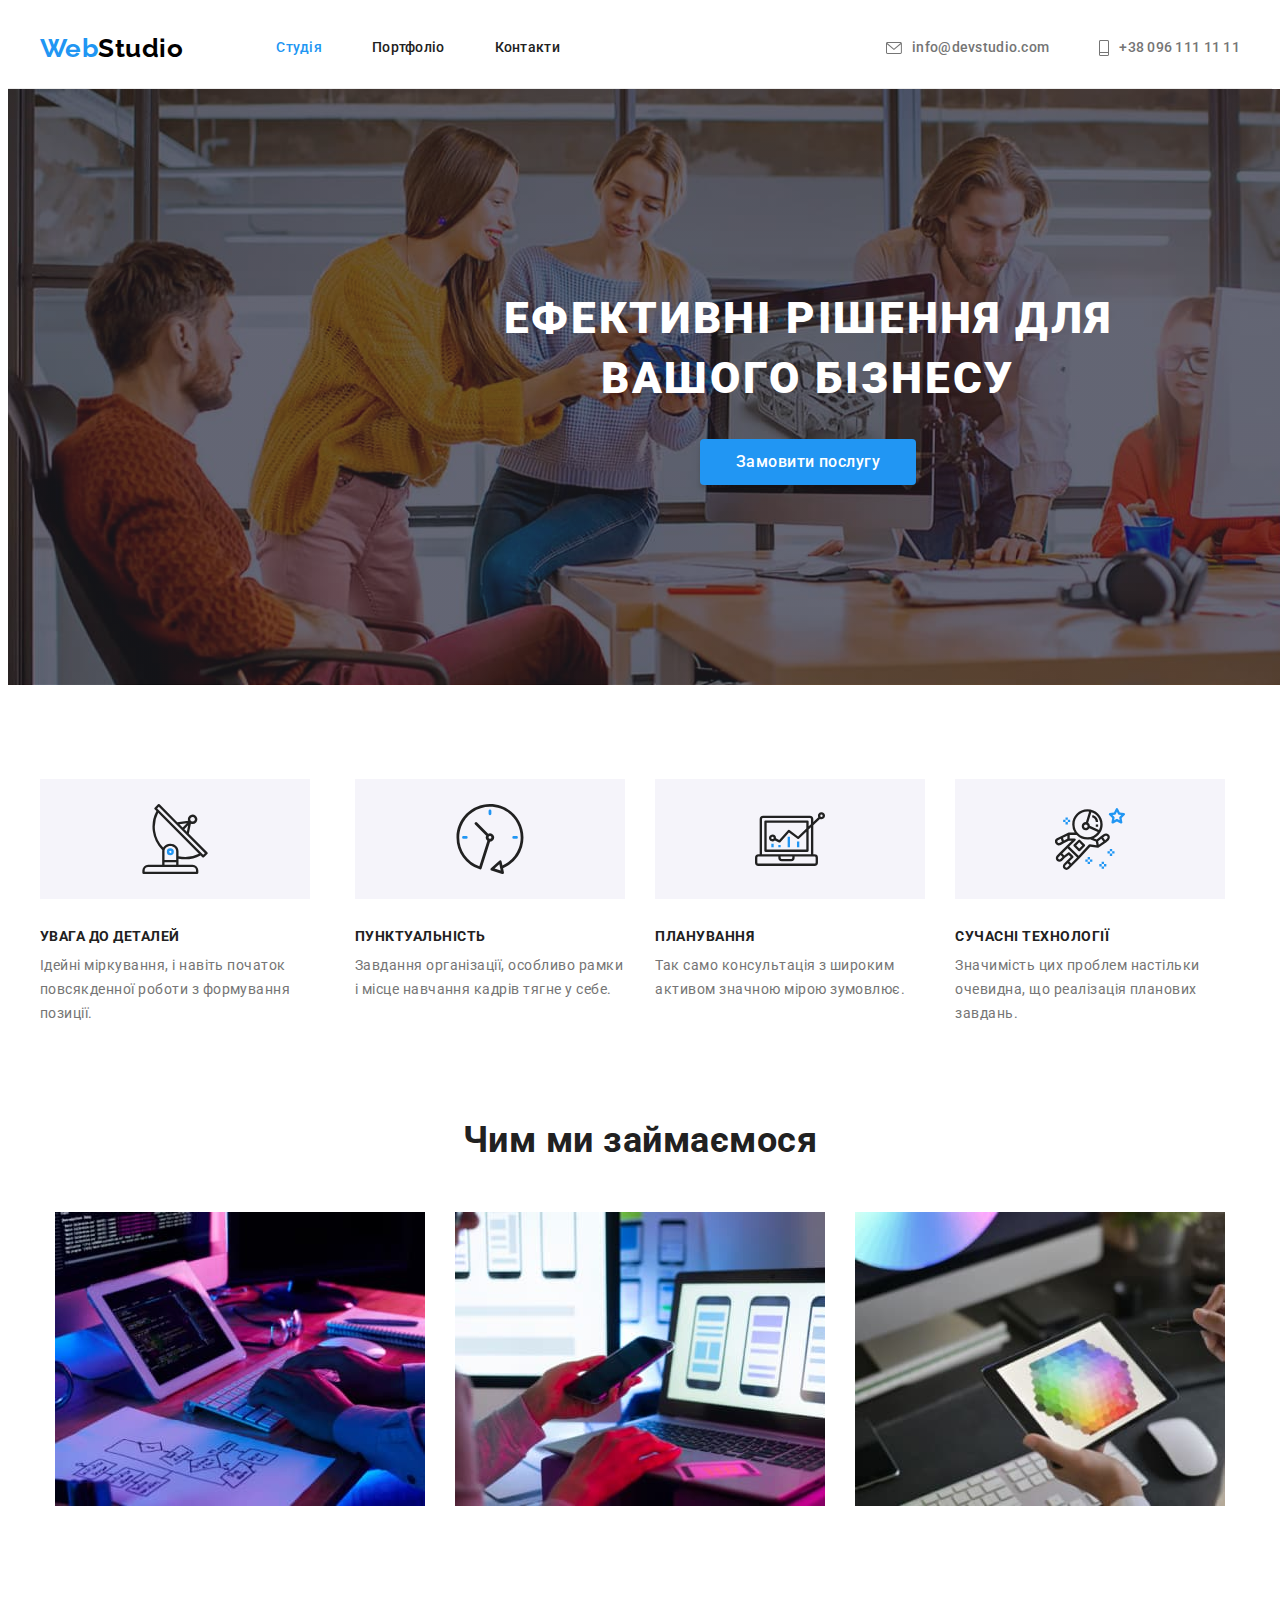
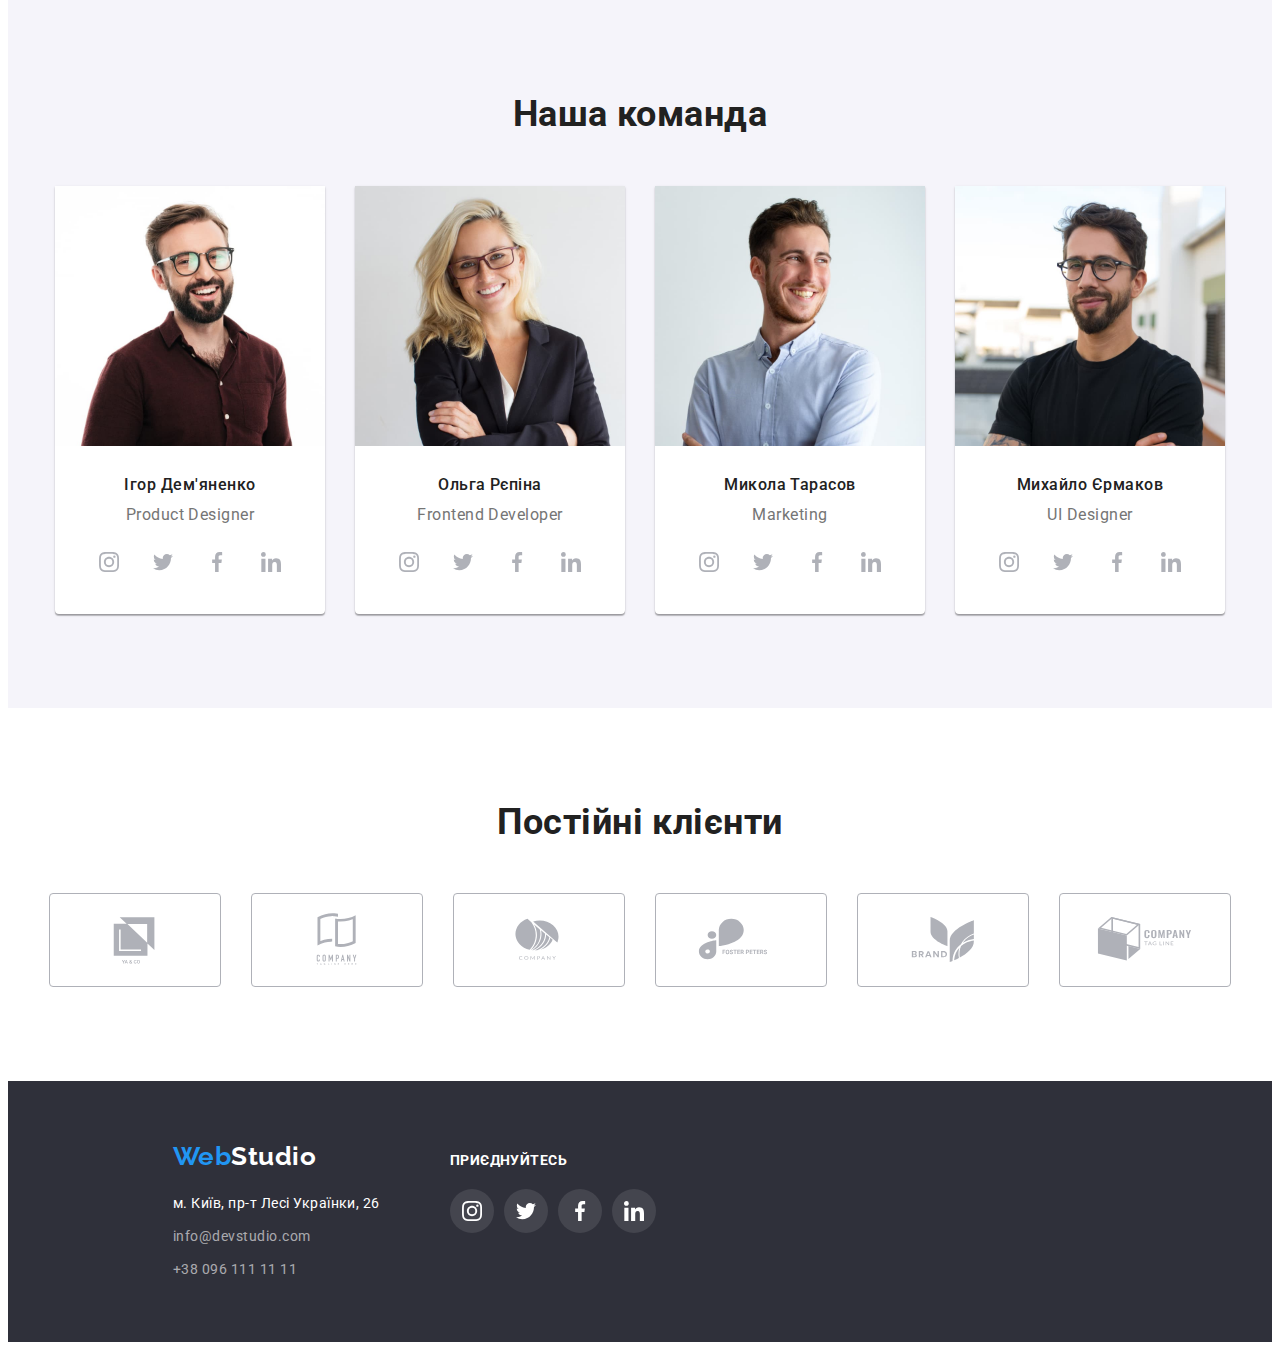
<file: index.html>
<!DOCTYPE html>
<html lang="uk">
  <head>
    <meta charset="UTF-8" />
    <meta http-equiv="X-UA-Compatible" content="IE=edge" />
    <meta name="viewport" content="width=device-width, initial-scale=1.0" />
    <title>WebStudio</title>

    <link rel="preconnect" href="https://fonts.googleapis.com" />
    <link rel="preconnect" href="https://fonts.gstatic.com" crossorigin />
    <link
      href="https://fonts.googleapis.com/css2?family=Raleway:wght@700&family=Roboto:wght@400;500;700;900&display=swap"
      rel="stylesheet"
    />
    <link
      rel="stylesheet"
      href="https://cdnjs.cloudflare.com/ajax/libs/modern-normalize/1.1.0/modern-normalize.min.css"
      integrity="sha512-wpPYUAdjBVSE4KJnH1VR1HeZfpl1ub8YT/NKx4PuQ5NmX2tKuGu6U/JRp5y+Y8XG2tV+wKQpNHVUX03MfMFn9Q=="
      crossorigin="anonymous"
      referrerpolicy="no-referrer"
    />
    <link rel="stylesheet" href="./css/styles.css" />
  </head>
  <body>
    <header class="header">
      <div class="container main-nav">
        <nav class="header-nav">
          <a class="logo" href="./index.html"><span>Web</span>Studio</a>
          <ul class="site-nav list">
            <li class="item">
              <a href="./index.html" class="link current">Студія</a>
            </li>
            <li class="item">
              <a href="./portfolio.html" class="link">Портфоліо</a>
            </li>
            <li class="item">
              <a href="#" class="link">Контакти</a>
            </li>
          </ul>
        </nav>
        <ul class="address-header list">
          <li class="item">
            <a class="address-header link" href="mailto:info@devstudio.com">
              <svg class="address-header icon mail">
                <use href="./images/icons.svg#icon-mail"></use></svg
              >info@devstudio.com</a
            >
          </li>
          <li class="item">
            <a class="address-header link" href="tel:+380961111111"
              ><svg class="address-header icon tel">
                <use href="./images/icons.svg#icon-tel"></use></svg
              >+38 096 111 11 11</a
            >
          </li>
        </ul>
      </div>
    </header>
    <main>
      <section class="hero">
        <div class="container">
          <h1 class="hero-title">Ефективні рішення для вашого бізнесу</h1>
          <button class="button primary service" type="button">
            Замовити послугу
          </button>
        </div>
      </section>
      <section class="advantage section">
        <div class="container">
          <h2 class="visually-hidden">Наші переваги</h2>
          <ul class="advantage list">
            <li class="item">
              <div class="thumb">
                <svg class="icon">
                  <use href="./images/icons.svg#icon-antenna"></use>
                </svg>
              </div>
              <h3 class="advantage-title">Увага до деталей</h3>
              <p class="text">
                Ідейні міркування, і навіть початок повсякденної роботи з
                формування позиції.
              </p>
            </li>
            <li class="item">
              <div class="thumb">
                <svg class="icon">
                  <use href="./images/icons.svg#icon-clock"></use>
                </svg>
              </div>
              <h3 class="advantage-title">Пунктуальність</h3>
              <p class="text">
                Завдання організації, особливо рамки і місце навчання кадрів
                тягне у себе.
              </p>
            </li>
            <li class="item">
              <div class="thumb">
                <svg class="">
                  <use href="./images/icons.svg#icon-diagram"></use>
                </svg>
              </div>
              <h3 class="advantage-title">Планування</h3>
              <p class="text">
                Так само консультація з широким активом значною мірою зумовлює.
              </p>
            </li>
            <li class="item">
              <div class="thumb">
                <svg class="">
                  <use href="./images/icons.svg#icon-astronaut"></use>
                </svg>
              </div>
              <h3 class="advantage-title">Сучасні технології</h3>
              <p class="text">
                Значимість цих проблем настільки очевидна, що реалізація
                планових завдань.
              </p>
            </li>
          </ul>
        </div>
      </section>
      <section class="feature-list section no-padding">
        <div class="container">
          <h2 class="feature-list title">Чим ми займаємося</h2>
          <ul class="feature-list list">
            <li class="item">
              <img src="./images/img1.jpg" alt="робота за ipad" width="370" />
            </li>
            <li class="item">
              <img
                src="./images/img2.jpg"
                alt="робота за ноутбуком з телефоном"
                width="370"
              />
            </li>
            <li class="item">
              <img
                src="./images/img3.jpg"
                alt="кольорові соти на ipad"
                width="370"
              />
            </li>
          </ul>
        </div>
      </section>
      <section class="team-list section">
        <div class="container">
          <h2 class="team-list title">Наша команда</h2>
          <ul class="team-list list">
            <li class="card-team">
              <img src="./images/team1.jpg" alt="чоловік" width="270" />
              <div class="team-item">
              <h3 class="team-name">Ігор Дем'яненко</h3>
              <p>Product Designer</p>
                <ul class="card-team-social list">
                  <li class="social-item">
                    <a href="https://www.instagram.com/" target="_blank" rel="noreferrer noopener" class="social-link">
                      <svg width="20" height="20">
                        <use href="./images/icons.svg#icon-instagram-2"></use>
                      </svg>
                    </a>
                  </li>
                  <li class="social-item">
                    <a href="https://www.twitter.com/" target="_blank" rel="noreferrer noopener" class="social-link">
                      <svg width="20" height="20">
                        <use href="./images/icons.svg#icon-twitter"></use>
                      </svg>
                    </a>
                  </li>
                  <li class="social-item">
                    <a href="https://www.facebook.com/" target="_blank" rel="noreferrer noopener" class="social-link">
                      <svg width="20" height="20">
                        <use href="./images/icons.svg#icon-facebook"></use>
                      </svg>
                    </a>
                  </li>
                  <li class="social-item">
                    <a href="https://www.linkedin.com/" target="_blank" rel="noreferrer noopener" class="social-link">
                      <svg width="20" height="20">
                        <use href="./images/icons.svg#icon-linkedin"></use>
                      </svg>
                    </a>
                  </li>
                </ul>
                </div>
            </li>
            <li class="card-team">
              <img src="./images/team2.jpg" alt="жінка" width="270" />
              <h3 class="team-name">Ольга Рєпіна</h3>
              <p>Frontend Developer</p>
              <ul class="card-team-social list">
                  <li class="social-item">
                    <a href="https://www.instagram.com/" target="_blank" rel="noreferrer noopener" class="social-link">
                      <svg width="20" height="20">
                        <use href="./images/icons.svg#icon-instagram-2"></use>
                      </svg>
                    </a>
                  </li>
                  <li class="social-item">
                    <a href="https://www.twitter.com/" target="_blank" rel="noreferrer noopener" class="social-link">
                      <svg width="20" height="20">
                        <use href="./images/icons.svg#icon-twitter"></use>
                      </svg>
                    </a>
                  </li>
                  <li class="social-item">
                    <a href="https://www.facebook.com/" target="_blank" rel="noreferrer noopener" class="social-link">
                      <svg width="20" height="20">
                        <use href="./images/icons.svg#icon-facebook"></use>
                      </svg>
                    </a>
                  </li>
                  <li class="social-item">
                    <a href="https://www.linkedin.com/" target="_blank" rel="noreferrer noopener" class="social-link">
                      <svg width="20" height="20">
                        <use href="./images/icons.svg#icon-linkedin"></use>
                      </svg>
                    </a>
                  </li>
                </ul>
            </li>
            <li class="card-team">
              <img src="./images/team3.jpg" alt="чоловік" width="270" />
              <h3 class="team-name">Микола Тарасов</h3>
              <p>Marketing</p><ul class="card-team-social list">
                  <li class="social-item">
                    <a href="https://www.instagram.com/" target="_blank" rel="noreferrer noopener" class="social-link">
                      <svg width="20" height="20">
                        <use href="./images/icons.svg#icon-instagram-2"></use>
                      </svg>
                    </a>
                  </li>
                  <li class="social-item">
                    <a href="https://www.twitter.com/" target="_blank" rel="noreferrer noopener" class="social-link">
                      <svg width="20" height="20">
                        <use href="./images/icons.svg#icon-twitter"></use>
                      </svg>
                    </a>
                  </li>
                  <li class="social-item">
                    <a href="https://www.facebook.com/" target="_blank" rel="noreferrer noopener" class="social-link">
                      <svg width="20" height="20">
                        <use href="./images/icons.svg#icon-facebook"></use>
                      </svg>
                    </a>
                  </li>
                  <li class="social-item">
                    <a href="https://www.linkedin.com/" target="_blank" rel="noreferrer noopener" class="social-link">
                      <svg width="20" height="20">
                        <use href="./images/icons.svg#icon-linkedin"></use>
                      </svg>
                    </a>
                  </li>
                </ul>
            </li>
            <li class="card-team">
              <img src="./images/team4.jpg" alt="чоловік" width="270" />
              <h3 class="team-name">Михайло Єрмаков</h3>
              <p>UI Designer</p>
              <ul class="card-team-social list">
                  <li class="social-item">
                    <a href="https://www.instagram.com/" target="_blank" rel="noreferrer noopener" class="social-link">
                      <svg width="20" height="20">
                        <use href="./images/icons.svg#icon-instagram-2"></use>
                      </svg>
                    </a>
                  </li>
                  <li class="social-item">
                    <a href="https://www.twitter.com/" target="_blank" rel="noreferrer noopener" class="social-link">
                      <svg width="20" height="20">
                        <use href="./images/icons.svg#icon-twitter"></use>
                      </svg>
                    </a>
                  </li>
                  <li class="social-item">
                    <a href="https://www.facebook.com/" target="_blank" rel="noreferrer noopener" class="social-link">
                      <svg width="20" height="20">
                        <use href="./images/icons.svg#icon-facebook"></use>
                      </svg>
                    </a>
                  </li>
                  <li class="social-item">
                    <a href="https://www.linkedin.com/" target="_blank" rel="noreferrer noopener" class="social-link">
                      <svg width="20" height="20">
                        <use href="./images/icons.svg#icon-linkedin"></use>
                      </svg>
                    </a>
                  </li>
                </ul>
            </li>
          </ul>
        </div>
      </div>
      </section>
      <section class="clients section">
        <div class="container">
        <h2 class="clients title">Постійні клієнти</h2>
        <ul class="clients-list list">
          <li class="client-item">
            <a href="" class="client-link">
                      <svg width="106" height="60">
                        <use href="./images/icons.svg#icon-logo1"></use>
                      </svg>
                    </a>
          </li>
          <li class="client-item"><a href="" class="client-link">
                      <svg width="106" height="60">
                        <use href="./images/icons.svg#icon-logo2"></use>
                      </svg>
                    </a>
          </li>
          <li class="client-item"><a href="" class="client-link">
                      <svg width="106" height="60">
                        <use href="./images/icons.svg#icon-logo3"></use>
                      </svg>
                    </a>
          </li>
          <li class="client-item"><a href="" class="client-link">
                      <svg width="106" height="60">
                        <use href="./images/icons.svg#icon-logo4"></use>
                      </svg>
                    </a>
          </li>
          <li class="client-item"><a href="" class="client-link">
                      <svg width="106" height="60">
                        <use href="./images/icons.svg#icon-logo5"></use>
                      </svg>
                    </a>
          </li>
          <li class="client-item"><a href="" class="client-link">
                      <svg width="106" height="60">
                        <use href="./images/icons.svg#icon-logo6"></use>
                      </svg>
                    </a>
          </li>
        </ul>
        </div>
      </section>
    </main>
    <footer class="footer">
      <div class="container all-footer">
      <div class="footer-firstcolumn">
        <a class="logo-footer" href="./index.html"><span>Web</span>Studio</a>
        <address>
          <ul class="address-footer list">
            <li class="item">
              <a
                class="address link"
                href="https://goo.gl/maps/CPtrU1FHBa2aNyZL9"
                target="_blank"
                rel="noopener noreferrer nofollow"
                >м. Київ, пр-т Лесі Українки, 26</a
              >
            </li>
            <li class="item">
              <a class="contact link" href="mailto:info@devstudio.com"
                >info@devstudio.com</a
              >
            </li>
            <li class="item">
              <a class="contact link" href="tel:+380961111111"
                >+38 096 111 11 11</a
              >
            </li>
          </ul>
        </address>
      </div>
        <div class="footer-secondcolumn">
<p class="join">Приєднуйтесь</p>
<ul class="join-social list">
  <li class="social-footer-item">
                    <a href="https://www.instagram.com/" target="_blank" rel="noreferrer noopener" class="social-footer-link">
                      <svg width="20" height="20">
                        <use href="./images/icons.svg#icon-instagram-2"></use>
                      </svg>
                    </a>
                  </li>
                  <li class="social-footer-item">
                    <a href="https://www.twitter.com/" target="_blank" rel="noreferrer noopener" class="social-footer-link">
                      <svg width="20" height="20">
                        <use href="./images/icons.svg#icon-twitter"></use>
                      </svg>
                    </a>
                  </li>
                  <li class="social-footer-item">
                    <a href="https://www.facebook.com/" target="_blank" rel="noreferrer noopener" class="social-footer-link">
                      <svg width="20" height="20">
                        <use href="./images/icons.svg#icon-facebook"></use>
                      </svg>
                    </a>
                  </li>
                  <li class="social-footer-item">
                    <a href="https://www.linkedin.com/" target="_blank" rel="noreferrer noopener" class="social-footer-link">
                      <svg width="20" height="20">
                        <use href="./images/icons.svg#icon-linkedin"></use>
                      </svg>
                    </a>
                  </li>
                  </ul>
        </div>
      </div>
    </footer>
  </body>
</html>
</file>
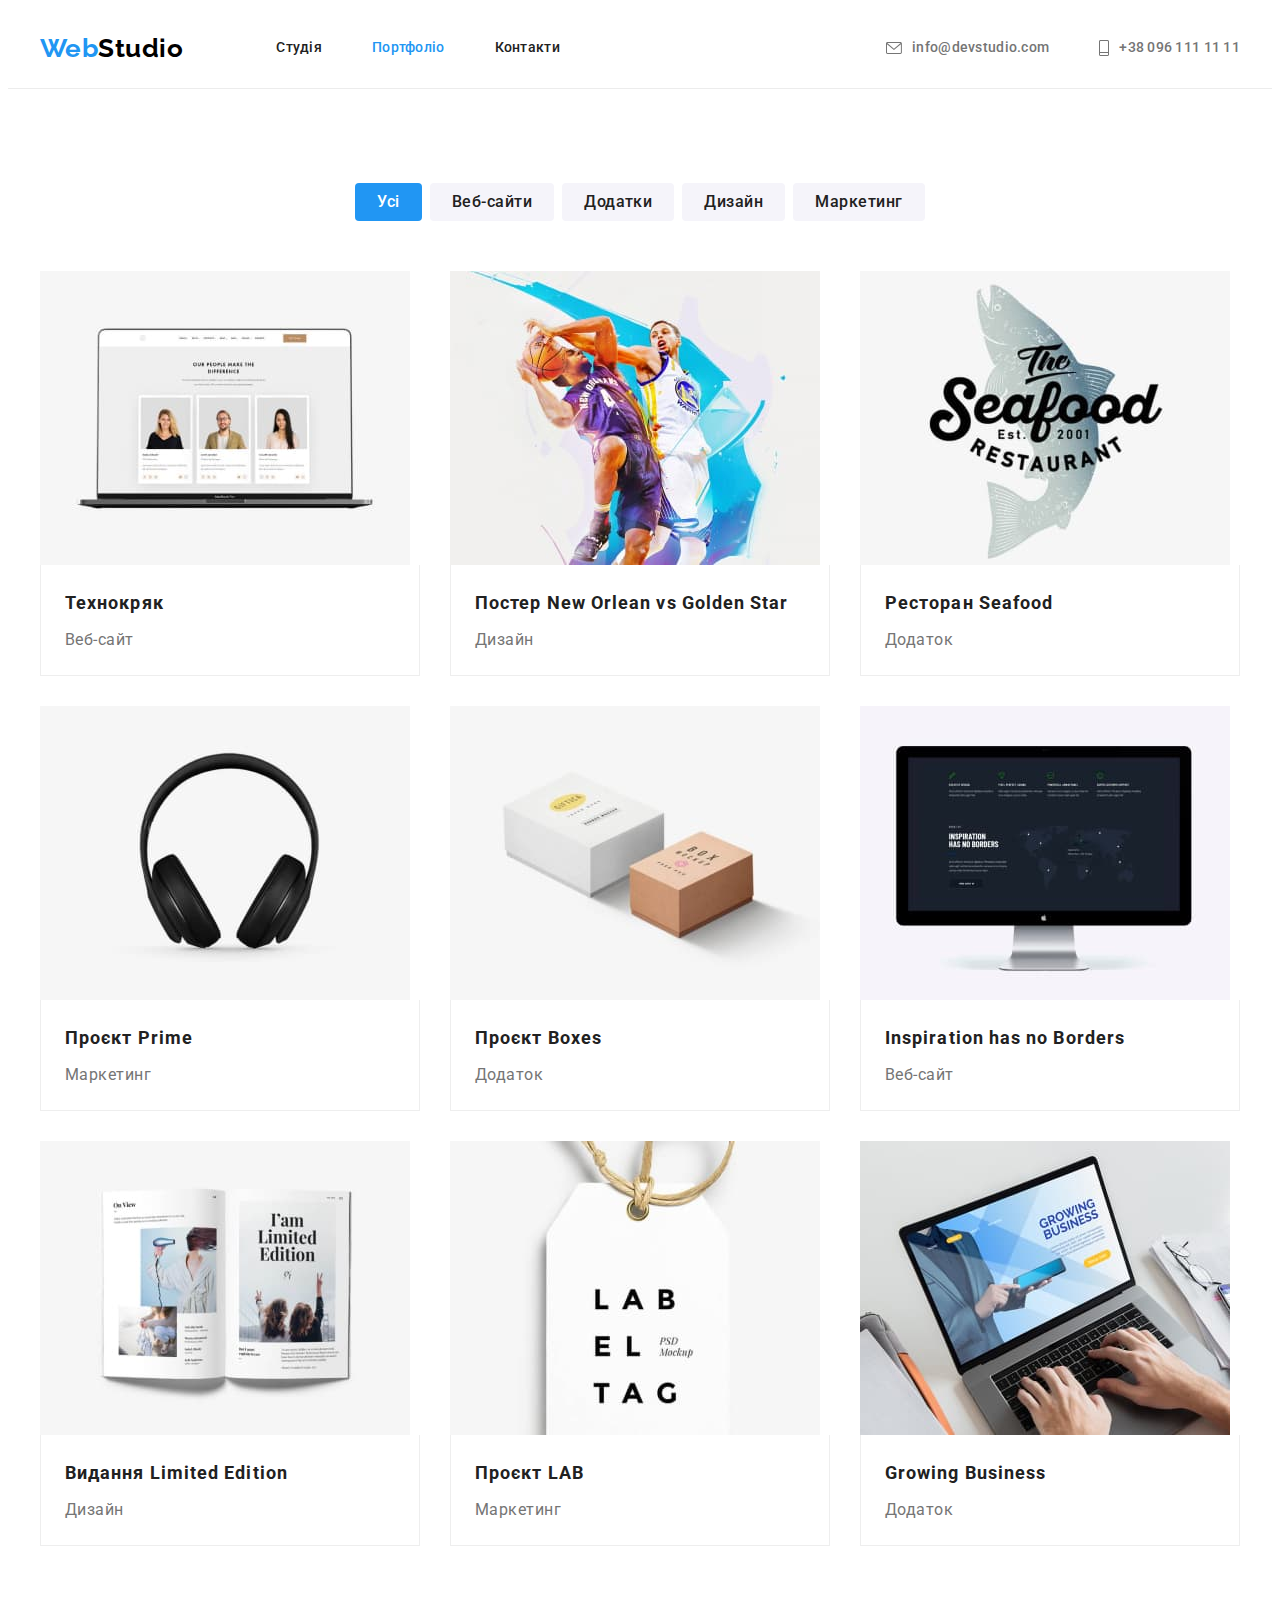
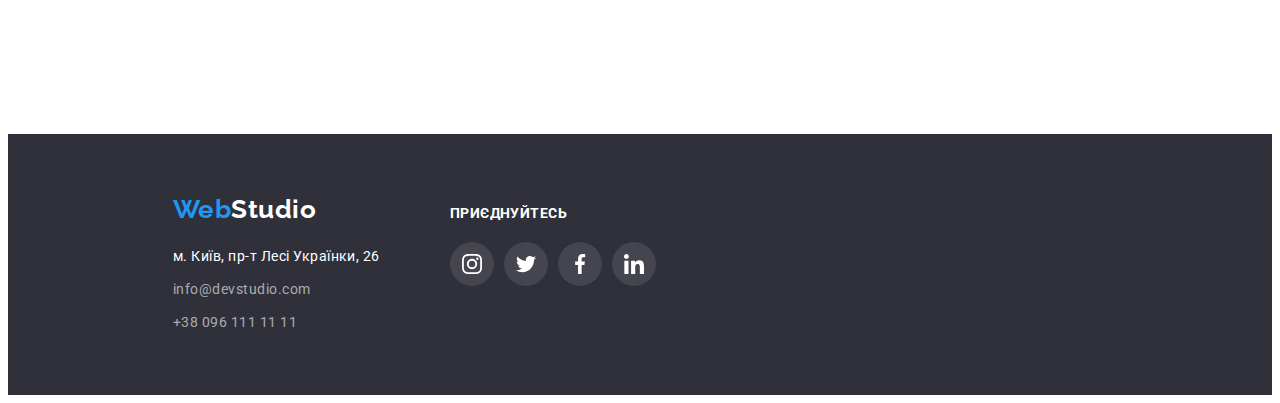
<file: portfolio.html>
<!DOCTYPE html>
<html lang="uk">
  <head>
    <meta charset="UTF-8" />
    <meta http-equiv="X-UA-Compatible" content="IE=edge" />
    <meta name="viewport" content="width=device-width, initial-scale=1.0" />
    <title>WebStudio</title>

    <link rel="preconnect" href="https://fonts.googleapis.com" />
    <link rel="preconnect" href="https://fonts.gstatic.com" crossorigin />
    <link
      href="https://fonts.googleapis.com/css2?family=Raleway:wght@700&family=Roboto:wght@400;500;700;900&display=swap"
      rel="stylesheet"
    />
    <link
      rel="stylesheet"
      href="https://cdnjs.cloudflare.com/ajax/libs/modern-normalize/1.1.0/modern-normalize.min.css"
      integrity="sha512-wpPYUAdjBVSE4KJnH1VR1HeZfpl1ub8YT/NKx4PuQ5NmX2tKuGu6U/JRp5y+Y8XG2tV+wKQpNHVUX03MfMFn9Q=="
      crossorigin="anonymous"
      referrerpolicy="no-referrer"
    />
    <link rel="stylesheet" href="./css/styles.css" />
  </head>
  <body>
    <header class="header">
      <div class="container main-nav">
        <nav class="header-nav">
          <a class="logo" href="./index.html"><span>Web</span>Studio</a>
          <ul class="site-nav list">
            <li class="item">
              <a href="./index.html" class="link">Студія</a>
            </li>
            <li class="item">
              <a href="./portfolio.html" class="link current">Портфоліо</a>
            </li>
            <li class="item">
              <a href="#" class="link">Контакти</a>
            </li>
          </ul>
        </nav>
        <ul class="address-header list">
          <li class="item">
            <a class="address-header link" href="mailto:info@devstudio.com">
              <svg class="address-header icon mail">
                <use href="./images/icons.svg#icon-mail"></use></svg
              >info@devstudio.com</a
            >
          </li>
          <li class="item">
            <a class="address-header link" href="tel:+380961111111"
              ><svg class="address-header icon tel">
                <use href="./images/icons.svg#icon-tel"></use></svg
              >+38 096 111 11 11</a
            >
          </li>
        </ul>
      </div>
    </header>
    <main>
      <section>
        <div class="container">
          <h1 class="visually-hidden">Приклади робіт</h1>
          <ul class="list buttons">
            <li class="item">
              <button class="button primary portfolio" type="button">
                Усі
              </button>
            </li>
            <li class="item">
              <button class="button portfolio" type="button">Веб-сайти</button>
            </li>
            <li class="item">
              <button class="button portfolio" type="button">Додатки</button>
            </li>
            <li class="item">
              <button class="button portfolio" type="button">Дизайн</button>
            </li>
            <li class="item">
              <button class="button portfolio" type="button">Маркетинг</button>
            </li>
          </ul>
          <ul class="works list">
            <li class="item">
              <a class="works-card">
                <img src="./images/work1.jpg" alt="сайт" width="370" />
                <div class="work-description">
                  <h2 class="work-title">Технокряк</h2>
                  <p class="work-text">Веб-сайт</p>
                </div></a
              >
            </li>
            <li class="item">
              <a class="works-card">
                <img
                  src="./images/work2.jpg"
                  alt="два хлопця грають в баскетбол"
                  width="370"
                />
                <div class="work-description">
                  <h2 class="work-title">Постер New Orlean vs Golden Star</h2>
                  <p class="work-text">Дизайн</p>
                </div></a
              >
            </li>
            <li class="item">
              <a class="works-card">
                <img
                  src="./images/work3.jpg"
                  alt="риба з назвою ресторану"
                  width="370"
                />
                <div class="work-description">
                  <h2 class="work-title">Ресторан Seafood</h2>
                  <p class="work-text">Додаток</p>
                </div></a
              >
            </li>
            <li class="item">
              <a class="works-card">
                <img src="./images/work4.jpg" alt="навушники" width="370" />
                <div class="work-description">
                  <h2 class="work-title">Проєкт Prime</h2>
                  <p class="work-text">Маркетинг</p>
                </div></a
              >
            </li>
            <li class="item">
              <a class="works-card">
                <img src="./images/work5.jpg" alt="дві коробки" width="370" />
                <div class="work-description">
                  <h2 class="work-title">Проєкт Boxes</h2>
                  <p class="work-text">Додаток</p>
                </div></a
              >
            </li>
            <li class="item">
              <a class="works-card">
                <img src="./images/work6.jpg" alt="монітор" width="370" />
                <div class="work-description">
                  <h2 class="work-title">Inspiration has no Borders</h2>
                  <p class="work-text">Веб-сайт</p>
                </div></a
              >
            </li>
            <li class="item">
              <a class="works-card">
                <img
                  src="./images/work7.jpg"
                  alt="відкрита книга"
                  width="370"
                />
                <div class="work-description">
                  <h2 class="work-title">Видання Limited Edition</h2>
                  <p class="work-text">Дизайн</p>
                </div></a
              >
            </li>
            <li class="item">
              <a class="works-card">
                <img src="./images/work8.jpg" alt="бірка" width="370" />
                <div class="work-description">
                  <h2 class="work-title">Проєкт LAB</h2>
                  <p class="work-text">Маркетинг</p>
                </div></a
              >
            </li>
            <li class="item">
              <a class="works-card">
                <img
                  src="./images/work9.jpg"
                  alt="руки за ноутбуком"
                  width="370"
                />
                <div class="work-description">
                  <h2 class="work-title">Growing Business</h2>
                  <p class="work-text">Додаток</p>
                </div>
              </a>
            </li>
          </ul>
        </div>
      </section>
    </main>
    <footer class="footer">
      <div class="container all-footer">
        <div class="footer-firstcolumn">
          <a class="logo-footer" href="./index.html"><span>Web</span>Studio</a>
          <address>
            <ul class="address-footer list">
              <li class="item">
                <a
                  class="address link"
                  href="https://goo.gl/maps/CPtrU1FHBa2aNyZL9"
                  target="_blank"
                  rel="noopener noreferrer nofollow"
                  >м. Київ, пр-т Лесі Українки, 26</a
                >
              </li>
              <li class="item">
                <a class="contact link" href="mailto:info@devstudio.com"
                  >info@devstudio.com</a
                >
              </li>
              <li class="item">
                <a class="contact link" href="tel:+380961111111"
                  >+38 096 111 11 11</a
                >
              </li>
            </ul>
          </address>
        </div>
        <div class="footer-secondcolumn">
          <p class="join">Приєднуйтесь</p>
          <ul class="join-social list">
            <li class="social-footer-item">
              <a
                href="https://www.instagram.com/"
                target="_blank"
                rel="noreferrer noopener"
                class="social-footer-link"
              >
                <svg width="20" height="20">
                  <use href="./images/icons.svg#icon-instagram-2"></use>
                </svg>
              </a>
            </li>
            <li class="social-footer-item">
              <a
                href="https://www.twitter.com/"
                target="_blank"
                rel="noreferrer noopener"
                class="social-footer-link"
              >
                <svg width="20" height="20">
                  <use href="./images/icons.svg#icon-twitter"></use>
                </svg>
              </a>
            </li>
            <li class="social-footer-item">
              <a
                href="https://www.facebook.com/"
                target="_blank"
                rel="noreferrer noopener"
                class="social-footer-link"
              >
                <svg width="20" height="20">
                  <use href="./images/icons.svg#icon-facebook"></use>
                </svg>
              </a>
            </li>
            <li class="social-footer-item">
              <a
                href="https://www.linkedin.com/"
                target="_blank"
                rel="noreferrer noopener"
                class="social-footer-link"
              >
                <svg width="20" height="20">
                  <use href="./images/icons.svg#icon-linkedin"></use>
                </svg>
              </a>
            </li>
          </ul>
        </div>
      </div>
    </footer>
  </body>
</html>
</file>
<file: css/styles.css>
:root {
  --primary-text-color: #757575;
  --accent-color: #2196f3;
  --title-text-color: #212121;
  --primary-white-color: #ffffff;
  --body-bcg-color: #f5f5f5;
  --black-logo-color: #000000;
  --team-bcg-color: #f5f4fa;
  --footer-bcg-color: #2f303a;
  --contact-color: rgba(255, 255, 255, 0.6);
  --hero-btn-active-color: #188ce8;
  --hero-bcg-color: #2f303a;
  --btn-bcg-color: #f5f4fa;
}
p,
h1,
h2,
h3,
h4,
h5,
h6 {
  margin: 0;
}
ul,
ol {
  margin: 0;
  padding-left: 0;
}
button {
  cursor: pointer;
}
address {
  font-style: normal;
}
img {
  display: block;
}
body {
  color: var(--primary-text-color);

  font-family: Roboto, sans-serif;
  letter-spacing: 0.03em;
}
.list {
  padding: 0;
  margin: 0;
  list-style: none;
}

.container {
  margin-left: auto;
  margin-right: auto;
  width: 1200px;
  padding-left: 15px;
  padding-right: 15px;
}
.main-nav {
  display: flex;
  align-items: center;
}
.link {
  text-decoration: none;
}

.header {
  background-color: var(--primary-white-color);
  border-bottom: 1px solid #ececec;
}
.header-nav {
  display: flex;
  align-items: center;
}
.logo {
  color: var(--black-logo-color);
  font-family: Raleway, sans-serif;
  font-weight: 700;
  font-size: 26px;
  line-height: 1.19;
  text-decoration: none;
}
.logo span,
.logo-footer span {
  color: var(--accent-color);
}
.site-nav {
  display: flex;
  margin-left: 93px;
}
.site-nav .item {
  margin-right: 50px;
}
.site-nav .item:last-child {
  margin-right: 0px;
}
.site-nav .link {
  display: block;
  padding-top: 32px;
  padding-bottom: 32px;

  color: var(--title-text-color);
  font-weight: 500;
  font-size: 14px;
  line-height: 1.14;
  letter-spacing: 0.02em;
}
.site-nav .link:hover,
.site-nav .link:focus {
  color: var(--accent-color);
}
.site-nav .link.current {
  color: var(--accent-color);
}
.address-header {
  display: flex;
  margin-left: auto;

  color: var(--primary-text-color);
  font-weight: 500;
  font-size: 14px;
  line-height: 1.14;
  letter-spacing: 0.02em;
}
.address-header.icon {
  fill: var(--primary-text-color);
  margin-right: 10px;
  align-self: center;
}
.address-header.icon.mail {
  width: 16px;
  height: 12px;
}
.address-header.icon.tel {
  width: 10px;
  height: 16px;
}
.address-header .item + .item {
  margin-left: 50px;
}

.address-header:hover,
.address-header:focus {
  color: var(--accent-color);
}
.address-header:hover .icon,
.address-header:focus .icon {
  color: var(--accent-color);
  fill: var(--accent-color);
}
.hero {
  background-color: var(--hero-bcg-color);
  text-align: center;
  padding-top: 200px;
  padding-bottom: 200px;
  background-image: linear-gradient(
      rgba(47, 48, 58, 0.4),
      rgba(47, 48, 58, 0.4)
    ),
    url(../images/hero.jpg);
  background-repeat: no-repeat;
  background-position: center;
  background-size: cover;
  width: 1600px;
  margin: 0 auto;
}
.hero-title {
  margin-top: 0;
  margin-bottom: 30px;
  max-width: 696px;
  margin-left: auto;
  margin-right: auto;

  color: var(--primary-white-color);
  font-weight: 900;
  font-size: 44px;
  line-height: 1.36;
  letter-spacing: 0.06em;
  text-transform: uppercase;
}

section {
  padding-top: 94px;
  padding-bottom: 94px;
}
.section.no-padding {
  padding-top: 0;
}
.thumb {
  background-color: var(--btn-bcg-color);
  height: 120px;
  width: 270px;
  margin-bottom: 30px;
  display: flex;
  align-items: center;
  justify-content: center;
}

.thumb > svg {
  height: 70px;
  width: 70px;
}

.advantage .list {
  display: flex;
  gap: 30px;
}
.advantage .list .item {
  flex-basis: calc((100%-90px) / 4);
}
.advantage .list .item:last-child {
  margin-right: 0px;
}
.advantage-title {
  margin-top: 0;
  margin-bottom: 10px;

  color: var(--title-text-color);
  font-size: 14px;
  line-height: 1.14;
  text-transform: uppercase;
}

.visually-hidden {
  position: absolute;
  width: 1px;
  height: 1px;
  margin: -1px;
  border: 0;
  padding: 0;

  white-space: nowrap;
  clip-path: inset(100%);
  clip: rect(0 0 0 0);
  overflow: hidden;
}
.feature-list .title,
.team-list .title,
.clients .title {
  margin-top: 0;
  margin-bottom: 50px;

  color: var(--title-text-color);
  font-size: 36px;
  line-height: 1.16;
  text-align: center;
}
.feature-list {
  display: flex;
  justify-content: center;
}
.feature-list .item {
  margin-right: 30px;
}
.feature-list .item:last-child {
  margin-right: 0px;
}
.text {
  margin-top: 0;
  margin-bottom: 0;
  font-size: 14px;
  line-height: 1.71;
}
.team-list {
  background-color: var(--team-bcg-color);
}

.team-list.list {
  display: flex;
  justify-content: center;
  background-color: var(--team-bcg-color);
}
.team-list .card-team {
  margin-right: 30px;
}
.team-list .card-team:last-child {
  margin-right: 0px;
}

.card-team {
  box-shadow: 0px 1px 3px rgba(0, 0, 0, 0.12), 0px 1px 1px rgba(0, 0, 0, 0.14),
    0px 2px 1px rgba(0, 0, 0, 0.2);
  border-radius: 0px 0px 4px 4px;

  background-color: var(--primary-white-color);
  text-align: center;
}
.team-name {
  margin-top: 30px;
  margin-bottom: 10px;
  text-align: center;

  font-weight: 500;
  font-size: 16px;
  line-height: 1.18;
  letter-spacing: 0.03em;
  color: var(--title-text-color);
}
.team-name:last-child {
  margin-bottom: 0;
}
p {
  margin-bottom: 0px;
}
.card-team-social {
  display: flex;
  justify-content: center;
  margin-top: 16px;
  margin-bottom: 30px;
}
.social-item:not(:first-child) {
  margin-left: 10px;
}
.social-link {
  width: 44px;
  height: 44px;
  border-radius: 50%;
  display: flex;
  align-items: center;
  justify-content: center;
  fill: #afb1b8;
}
.social-link:hover,
.social-link:focus {
  background-color: var(--accent-color);
}
.social-link:hover svg,
.social-link:focus svg {
  fill: var(--primary-white-color);
}

.clients-list {
  display: flex;
  justify-content: center;
}
.client-item:not(:first-child) {
  margin-left: 30px;
}
.client-link {
  width: 170px;
  height: 92px;
  border: 1px solid #afb1b8;
  border-radius: 4px;
  display: flex;
  align-items: center;
  justify-content: center;
  fill: #afb1b8;
}

.client-link:hover svg,
.client-link:focus svg {
  fill: var(--accent-color);
}
.client-link:hover,
.client-link:focus {
  border: 1px solid var(--accent-color);
}

.footer {
  background: var(--footer-bcg-color);
  padding-bottom: 60px;
  padding-top: 60px;
}
.logo-footer {
  display: inline-block;
  margin-bottom: 20px;

  color: var(--primary-white-color);
  font-family: Raleway, sans-serif;
  font-weight: 700;
  font-size: 26px;
  line-height: 1.19;
  text-decoration: none;
}

.address-footer {
  font-style: normal;
  font-size: 14px;
  line-height: 1.71;
}
.address {
  color: var(--primary-white-color);
}
.contact {
  color: var(--contact-color);
}
.address-footer .item {
  margin-bottom: 9px;
}
.address-footer .item:last-child {
  margin-bottom: 0px;
}
.address:focus,
.contact:hover,
.contact:focus {
  color: var(--accent-color);
}
.social-footer {
  display: flex;
  padding: 0;
}
.join {
  font-weight: 700;
  font-size: 14px;
  line-height: 1.14;
  letter-spacing: 0.03em;
  text-transform: uppercase;

  color: var(--primary-white-color);
}
.join-social {
  display: flex;
  margin-top: 20px;
}
.social-footer-item:not(:first-child) {
  margin-left: 10px;
}
.social-footer-link {
  width: 44px;
  height: 44px;
  border-radius: 50%;
  display: flex;
  align-items: center;
  justify-content: center;
  fill: var(--primary-white-color);
  background: rgba(255, 255, 255, 0.1);
}
.social-footer-link:hover,
.social-footer-link:focus {
  background-color: var(--accent-color);
}
.all-footer {
  display: flex;
  align-items: baseline;
  margin-left: 150px;
}
.footer-secondcolumn {
  margin-left: 70px;
}

.button.service {
  border: none;
  border-radius: 4px;
  padding: 10px 32px;
  min-width: 216px;
  box-shadow: 0px 4px 4px rgba(0, 0, 0, 0.15);

  font-family: "Roboto";
  font-style: normal;
  font-weight: 500;
  font-size: 16px;
  line-height: 1.62;
  letter-spacing: 0.03em;
  color: var(--title-text-color);
  cursor: pointer;
  background-color: var(--btn-bcg-color);
}
.button.portfolio {
  border-radius: 4px;
  padding: 6px 22px;
  min-width: 38px;
  border: transparent;

  font-family: "Roboto";
  font-style: normal;
  font-weight: 500;
  font-size: 16px;
  line-height: 1.62;
  letter-spacing: 0.03em;
  color: var(--title-text-color);
  cursor: pointer;
  background-color: var(--btn-bcg-color);
}
.buttons {
  display: flex;
  justify-content: center;
  margin-bottom: 50px;
}
.buttons .item {
  margin-right: 8px;
}

.buttons .item:last-child {
  margin-right: 0px;
}
.button.primary {
  color: var(--primary-white-color);
  background-color: var(--accent-color);
  cursor: pointer;
}

.button.primary:hover,
.button.primary:focus {
  background-color: var(--hero-btn-active-color);
  box-shadow: 0px 3px 1px rgba(0, 0, 0, 0.1), 0px 1px 2px rgba(0, 0, 0, 0.08),
    0px 2px 2px rgba(0, 0, 0, 0.12);
}

.button:hover,
.button:focus {
  color: var(--primary-white-color);
  background-color: var(--accent-color);
  cursor: pointer;
  box-shadow: 0px 3px 1px rgba(0, 0, 0, 0.1), 0px 1px 2px rgba(0, 0, 0, 0.08),
    0px 2px 2px rgba(0, 0, 0, 0.12);
}

.works.list {
  display: flex;
  flex-wrap: wrap;
  margin-top: -30px;
  margin-left: -30px;
}
.works.list > .item {
  flex-basis: calc(100% / 3 - 30px);
  margin-left: 30px;
  margin-top: 30px;
}
.works.list > .item:nth-last-child(-n + 3) {
  margin-bottom: 94px;
}
.works-card {
  display: block;
}

.works-card:hover {
  box-shadow: 0px 1px 1px rgba(0, 0, 0, 0.12), 0px 4px 4px rgba(0, 0, 0, 0.06),
    1px 4px 6px rgba(0, 0, 0, 0.16);
}

.work-title {
  margin-bottom: 4px;

  font-size: 18px;
  line-height: 2;
  letter-spacing: 0.06em;
  color: var(--title-text-color);
}
.work-text {
  margin-bottom: 0;
  font-size: 16px;
  line-height: 1.88;
  letter-spacing: 0.03em;
  color: var(--primary-text-color);
}
.work-description {
  border: 1px solid #eeeeee;
  border-top: none;
  padding: 20px 24px;
}
</file>
